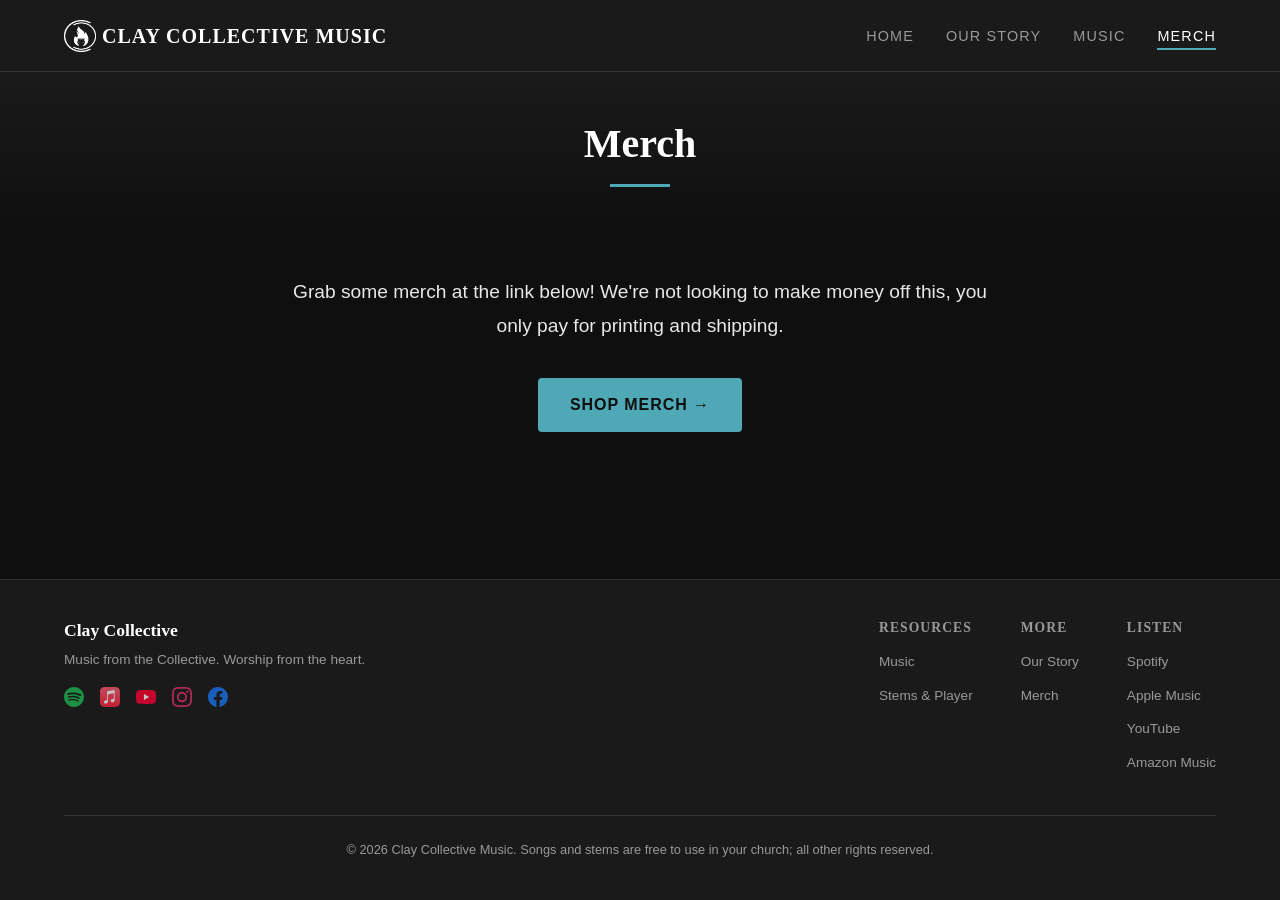
<file: merch.html>
<!DOCTYPE html>
<html lang="en">
<head>
  <meta charset="UTF-8" />
<meta name="viewport" content="width=device-width, initial-scale=1.0" />
<title>Merch | Clay Collective Music</title>
<meta name="description" content="Clay Collective merch, at cost. We take no cut — every order goes straight to our print partner." />
<meta name="keywords" content="Clay Collective, merch, worship apparel, shirts" />

<meta property="og:title" content="Merch | Clay Collective Music" />
<meta property="og:description" content="Clay Collective merch, at cost. We take no cut." />
<meta property="og:type" content="website" />
<meta property="og:url" content="https://claycollectivemusic.com/merch.html" />

<link rel="canonical" href="https://claycollectivemusic.com/merch.html" />

<link rel="icon" type="image/png" sizes="16x16" href="/assets/favicon-16-CDlyfG-U.png" />
<link rel="icon" type="image/png" sizes="32x32" href="/assets/favicon-32-BA2ANHbI.png" />
<link rel="icon" type="image/png" sizes="48x48" href="/assets/favicon-48-wj6s8RDL.png" />
<link rel="icon" type="image/png" sizes="512x512" href="/assets/favicon-512-CbeiMyFO.png" />
<link rel="apple-touch-icon" sizes="180x180" href="/assets/apple-touch-icon-Dattk5VM.png" />
<link rel="shortcut icon" href="/assets/favicon-bn-JM9lY.ico" />

  <style>
    .merch-section {
      max-width: 700px;
      margin: 0 auto;
      text-align: center;
    }
    /* The "we take no cut" line is the whole reason this page exists —
       give it visual weight without turning it into a shouty callout. */
    .merch-lede {
      color: var(--color-text);
      font-size: 1.2rem;
      line-height: 1.75;
    }
    .merch-cta {
      margin-top: 36px;
    }
    .merch-cta .btn {
      padding: 14px 32px;
      font-size: 1rem;
    }
    .merch-note {
      color: var(--color-text-muted);
      font-size: 0.9rem;
      margin-top: 16px;
    }
  </style>
  <link rel="stylesheet" crossorigin href="/assets/styles-CVGs9FuV.css">
</head>
<body>

  <nav class="site-nav">
  <div class="container">
    <a href="index.html" class="nav-logo">
      <img src="/assets/logo-icon-white-BDZLgwiG.png" alt="Clay Collective Music Logo" class="nav-logo-icon">
      Clay Collective Music</a>
    <button class="nav-toggle" aria-label="Toggle navigation" onclick="this.classList.toggle('open'); document.getElementById('nav-menu').classList.toggle('open');">
      <span></span><span></span><span></span>
    </button>
    <ul class="nav-links" id="nav-menu">
      <li><a href="index.html">Home</a></li>
      <li><a href="story.html">Our Story</a></li>
      <li><a href="music.html">Music</a></li>
      <li><a href="merch.html" class="active">Merch</a></li>
    </ul>
  </div>
</nav>


  <main>
    <section class="hero">
      <div class="container">
        <h1>Merch</h1>
        <div class="accent-line"></div>
      </div>
    </section>

    <section class="section">
      <div class="container">
        <div class="merch-section">
          <p class="merch-lede">Grab some merch at the link below! We're not looking to make money off this, you only pay for printing and shipping.</p>

          <div class="merch-cta">
            <a href="https://shop.tbsonlinestore.com/product-category/clay-collective/" target="_blank" rel="noopener" class="btn btn-primary">Shop Merch
              &rarr;</a>
          </div>
        </div>
      </div>
    </section>
  </main>

  <footer class="site-footer">
  <div class="container">
    <div class="footer-content">
      <div class="footer-brand">
        <h3>Clay Collective</h3>
        <p>Music from the Collective. Worship from the heart.</p>
        <div class="social-links footer-socials">
          
          <a href="https://open.spotify.com/artist/7bCKg9hnVh06i8bz2xbuVS" target="_blank" rel="noopener" aria-label="Spotify"><img src="data:image/svg+xml,%3csvg%20xmlns='http://www.w3.org/2000/svg'%20viewBox='0%200%2024%2024'%20width='24'%20height='24'%3e%3cpath%20fill='%231DB954'%20d='M12%200C5.4%200%200%205.4%200%2012s5.4%2012%2012%2012%2012-5.4%2012-12S18.66%200%2012%200zm5.521%2017.34c-.24.359-.66.48-1.021.24-2.82-1.74-6.36-2.101-10.561-1.141-.418.122-.779-.179-.899-.539-.12-.421.18-.78.54-.9%204.56-1.021%208.52-.6%2011.64%201.32.42.18.479.659.301%201.02zm1.44-3.3c-.301.42-.841.6-1.262.3-3.239-1.98-8.159-2.58-11.939-1.38-.479.12-1.02-.12-1.14-.6-.12-.48.12-1.021.6-1.141C9.6%209.9%2015%2010.561%2018.72%2012.84c.361.181.54.78.241%201.2zm.12-3.36C15.24%208.4%208.82%208.16%205.16%209.301c-.6.179-1.2-.181-1.38-.721-.18-.601.18-1.2.72-1.381%204.26-1.26%2011.28-1.02%2015.721%201.621.539.3.719%201.02.419%201.56-.299.421-1.02.599-1.559.3z'/%3e%3c/svg%3e" width="18" height="18" alt=""></a>
          
          <a href="https://music.apple.com/us/artist/clay-collective-music/1556818199" target="_blank" rel="noopener" aria-label="Apple Music"><img src="data:image/svg+xml,%3csvg%20xmlns='http://www.w3.org/2000/svg'%20xmlns:xlink='http://www.w3.org/1999/xlink'%20version='1.1'%20id='Artwork'%20x='0px'%20y='0px'%20width='361px'%20height='361px'%20viewBox='0%200%20361%20361'%20style='enable-background:new%200%200%20361%20361;'%20xml:space='preserve'%3e%3cstyle%20type='text/css'%3e%20.st0{fill-rule:evenodd;clip-rule:evenodd;fill:url(%23SVGID_1_);}%20.st1{fill-rule:evenodd;clip-rule:evenodd;fill:%23FFFFFF;}%20%3c/style%3e%3cg%20id='Layer_5'%3e%3c/g%3e%3cg%3e%3clinearGradient%20id='SVGID_1_'%20gradientUnits='userSpaceOnUse'%20x1='180'%20y1='358.6047'%20x2='180'%20y2='7.7586'%3e%3cstop%20offset='0'%20style='stop-color:%23FA233B'/%3e%3cstop%20offset='1'%20style='stop-color:%23FB5C74'/%3e%3c/linearGradient%3e%3cpath%20class='st0'%20d='M360,112.61c0-4.3,0-8.6-0.02-12.9c-0.02-3.62-0.06-7.24-0.16-10.86c-0.21-7.89-0.68-15.84-2.08-23.64%20c-1.42-7.92-3.75-15.29-7.41-22.49c-3.6-7.07-8.3-13.53-13.91-19.14c-5.61-5.61-12.08-10.31-19.15-13.91%20c-7.19-3.66-14.56-5.98-22.47-7.41c-7.8-1.4-15.76-1.87-23.65-2.08c-3.62-0.1-7.24-0.14-10.86-0.16C255.99,0,251.69,0,247.39,0%20H112.61c-4.3,0-8.6,0-12.9,0.02c-3.62,0.02-7.24,0.06-10.86,0.16C80.96,0.4,73,0.86,65.2,2.27c-7.92,1.42-15.28,3.75-22.47,7.41%20c-7.07,3.6-13.54,8.3-19.15,13.91c-5.61,5.61-10.31,12.07-13.91,19.14c-3.66,7.2-5.99,14.57-7.41,22.49%20c-1.4,7.8-1.87,15.76-2.08,23.64c-0.1,3.62-0.14,7.24-0.16,10.86C0,104.01,0,108.31,0,112.61v134.77c0,4.3,0,8.6,0.02,12.9%20c0.02,3.62,0.06,7.24,0.16,10.86c0.21,7.89,0.68,15.84,2.08,23.64c1.42,7.92,3.75,15.29,7.41,22.49c3.6,7.07,8.3,13.53,13.91,19.14%20c5.61,5.61,12.08,10.31,19.15,13.91c7.19,3.66,14.56,5.98,22.47,7.41c7.8,1.4,15.76,1.87,23.65,2.08c3.62,0.1,7.24,0.14,10.86,0.16%20c4.3,0.03,8.6,0.02,12.9,0.02h134.77c4.3,0,8.6,0,12.9-0.02c3.62-0.02,7.24-0.06,10.86-0.16c7.89-0.21,15.85-0.68,23.65-2.08%20c7.92-1.42,15.28-3.75,22.47-7.41c7.07-3.6,13.54-8.3,19.15-13.91c5.61-5.61,10.31-12.07,13.91-19.14%20c3.66-7.2,5.99-14.57,7.41-22.49c1.4-7.8,1.87-15.76,2.08-23.64c0.1-3.62,0.14-7.24,0.16-10.86c0.03-4.3,0.02-8.6,0.02-12.9V112.61%20z'/%3e%3c/g%3e%3cg%20id='Glyph_2_'%3e%3cg%3e%3cpath%20class='st1'%20d='M254.5,55c-0.87,0.08-8.6,1.45-9.53,1.64l-107,21.59l-0.04,0.01c-2.79,0.59-4.98,1.58-6.67,3%20c-2.04,1.71-3.17,4.13-3.6,6.95c-0.09,0.6-0.24,1.82-0.24,3.62c0,0,0,109.32,0,133.92c0,3.13-0.25,6.17-2.37,8.76%20c-2.12,2.59-4.74,3.37-7.81,3.99c-2.33,0.47-4.66,0.94-6.99,1.41c-8.84,1.78-14.59,2.99-19.8,5.01%20c-4.98,1.93-8.71,4.39-11.68,7.51c-5.89,6.17-8.28,14.54-7.46,22.38c0.7,6.69,3.71,13.09,8.88,17.82%20c3.49,3.2,7.85,5.63,12.99,6.66c5.33,1.07,11.01,0.7,19.31-0.98c4.42-0.89,8.56-2.28,12.5-4.61c3.9-2.3,7.24-5.37,9.85-9.11%20c2.62-3.75,4.31-7.92,5.24-12.35c0.96-4.57,1.19-8.7,1.19-13.26l0-116.15c0-6.22,1.76-7.86,6.78-9.08c0,0,88.94-17.94,93.09-18.75%20c5.79-1.11,8.52,0.54,8.52,6.61l0,79.29c0,3.14-0.03,6.32-2.17,8.92c-2.12,2.59-4.74,3.37-7.81,3.99%20c-2.33,0.47-4.66,0.94-6.99,1.41c-8.84,1.78-14.59,2.99-19.8,5.01c-4.98,1.93-8.71,4.39-11.68,7.51%20c-5.89,6.17-8.49,14.54-7.67,22.38c0.7,6.69,3.92,13.09,9.09,17.82c3.49,3.2,7.85,5.56,12.99,6.6c5.33,1.07,11.01,0.69,19.31-0.98%20c4.42-0.89,8.56-2.22,12.5-4.55c3.9-2.3,7.24-5.37,9.85-9.11c2.62-3.75,4.31-7.92,5.24-12.35c0.96-4.57,1-8.7,1-13.26V64.46%20C263.54,58.3,260.29,54.5,254.5,55z'/%3e%3c/g%3e%3c/g%3e%3cg%3e%3c/g%3e%3cg%3e%3c/g%3e%3cg%3e%3c/g%3e%3cg%3e%3c/g%3e%3cg%3e%3c/g%3e%3cg%3e%3c/g%3e%3c/svg%3e" width="18" height="18" alt=""></a>
          
          <a href="https://www.youtube.com/@ClayCollectiveMusic" target="_blank" rel="noopener" aria-label="YouTube"><img src="data:image/svg+xml,%3csvg%20xmlns='http://www.w3.org/2000/svg'%20xmlns:svg='http://www.w3.org/2000/svg'%20width='313.23315mm'%20height='216.02286mm'%20viewBox='0%200%20313.23315%20216.02286'%20version='1.1'%20id='svg5'%20xml:space='preserve'%3e%3cdefs%20id='defs2'/%3e%3cg%20id='layer1'%20transform='translate(-54.079375,-5.2758072)'%3e%3cpath%20d='m%20210.53177,221.29866%20c%200,0%2098.12514,0%20122.46443,-6.48069%2013.70449,-3.6724%2024.01093,-14.2575%2027.62825,-27.32688%206.68807,-23.97854%206.68807,-74.41988%206.68807,-74.41988%200,0%200,-50.117297%20-6.68807,-73.879819%20C%20357.00713,25.79798%20346.70069,15.42887%20332.9962,11.864515%20308.65691,5.2758072%20210.53177,5.2758072%20210.53177,5.2758072%20c%200,0%20-97.9062,0%20-122.135976,6.5887078%20-13.485335,3.564355%20-24.010529,13.933465%20-27.847831,27.326876%20-6.468588,23.762522%20-6.468588,73.879819%20-6.468588,73.879819%200,0%200,50.44134%206.468588,74.41988%203.837302,13.06938%2014.362496,23.65448%2027.847831,27.32688%2024.229776,6.48069%20122.135976,6.48069%20122.135976,6.48069%20z'%20fill='%23ff0033'%20id='path1412'%20style='stroke-width:0.0208149'%20clip-path='none'/%3e%3cpath%20d='M%20259.30109,113.28723%20178.29251,67.382379%20v%2091.809711%20z'%20fill='%23ffffff'%20id='path1414'%20style='stroke-width:0.0208149'%20clip-path='none'/%3e%3c/g%3e%3c/svg%3e" width="18" height="18" alt=""></a>
          
          <a href="https://instagram.com/claycollectivemusic" target="_blank" rel="noopener" aria-label="Instagram"><img src="data:image/svg+xml,%3csvg%20xmlns='http://www.w3.org/2000/svg'%20viewBox='0%200%2024%2024'%20width='24'%20height='24'%3e%3cpath%20fill='%23E1306C'%20d='M12%202.163c3.204%200%203.584.012%204.85.07%203.252.148%204.771%201.691%204.919%204.919.058%201.265.069%201.645.069%204.849%200%203.205-.012%203.584-.069%204.849-.149%203.225-1.664%204.771-4.919%204.919-1.266.058-1.644.07-4.85.07-3.204%200-3.584-.012-4.849-.07-3.26-.149-4.771-1.699-4.919-4.92-.058-1.265-.07-1.644-.07-4.849%200-3.204.013-3.583.07-4.849.149-3.227%201.664-4.771%204.919-4.919%201.266-.057%201.645-.069%204.849-.069zM12%200C8.741%200%208.333.014%207.053.072%202.695.272.273%202.69.073%207.052.014%208.333%200%208.741%200%2012c0%203.259.014%203.668.072%204.948.2%204.358%202.618%206.78%206.98%206.98C8.333%2023.986%208.741%2024%2012%2024c3.259%200%203.668-.014%204.948-.072%204.354-.2%206.782-2.618%206.979-6.98.059-1.28.073-1.689.073-4.948%200-3.259-.014-3.667-.072-4.947-.196-4.354-2.617-6.78-6.979-6.98C15.668.014%2015.259%200%2012%200zm0%205.838a6.162%206.162%200%20100%2012.324%206.162%206.162%200%20000-12.324zM12%2016a4%204%200%20110-8%204%204%200%20010%208zm6.406-11.845a1.44%201.44%200%20100%202.881%201.44%201.44%200%20000-2.881z'/%3e%3c/svg%3e" width="18" height="18" alt=""></a>
          
          <a href="https://www.facebook.com/claycollectivemusic" target="_blank" rel="noopener" aria-label="Facebook"><img src="data:image/svg+xml,%3csvg%20xmlns='http://www.w3.org/2000/svg'%20viewBox='0%200%2024%2024'%20width='24'%20height='24'%3e%3cpath%20fill='%231877F2'%20d='M24%2012.073c0-6.627-5.373-12-12-12s-12%205.373-12%2012c0%205.99%204.388%2010.954%2010.125%2011.854v-8.385H7.078v-3.47h3.047V9.43c0-3.007%201.792-4.669%204.533-4.669%201.312%200%202.686.235%202.686.235v2.953H15.83c-1.491%200-1.956.925-1.956%201.874v2.25h3.328l-.532%203.47h-2.796v8.385C19.612%2023.027%2024%2018.062%2024%2012.073z'/%3e%3c/svg%3e" width="18" height="18" alt=""></a>
          
        </div>
      </div>
      <div class="footer-links">
        <div class="footer-links-group">
          <h4>Resources</h4>
          <ul>
            <li><a href="music.html">Music</a></li>
            <li><a href="player.html">Stems &amp; Player</a></li>
          </ul>
        </div>
        <div class="footer-links-group">
          <h4>More</h4>
          <ul>
            <li><a href="story.html">Our Story</a></li>
            <li><a href="merch.html">Merch</a></li>
          </ul>
        </div>
        <div class="footer-links-group">
          <h4>Listen</h4>
          <ul>
            
            <li><a href="https://open.spotify.com/artist/7bCKg9hnVh06i8bz2xbuVS" target="_blank" rel="noopener">Spotify</a></li>
            
            <li><a href="https://music.apple.com/us/artist/clay-collective-music/1556818199" target="_blank" rel="noopener">Apple Music</a></li>
            
            <li><a href="https://www.youtube.com/@ClayCollectiveMusic" target="_blank" rel="noopener">YouTube</a></li>
            
            <li><a href="https://music.amazon.com/artists/B08Y5SSY2F/clay-collective-music" target="_blank" rel="noopener">Amazon Music</a></li>
            
          </ul>
        </div>
      </div>
    </div>
    <div class="footer-bottom">
      &copy; 2026 Clay Collective Music. Songs and stems are free to use in your church; all other rights reserved.
    </div>
  </div>
</footer>


</body>
</html>
</file>
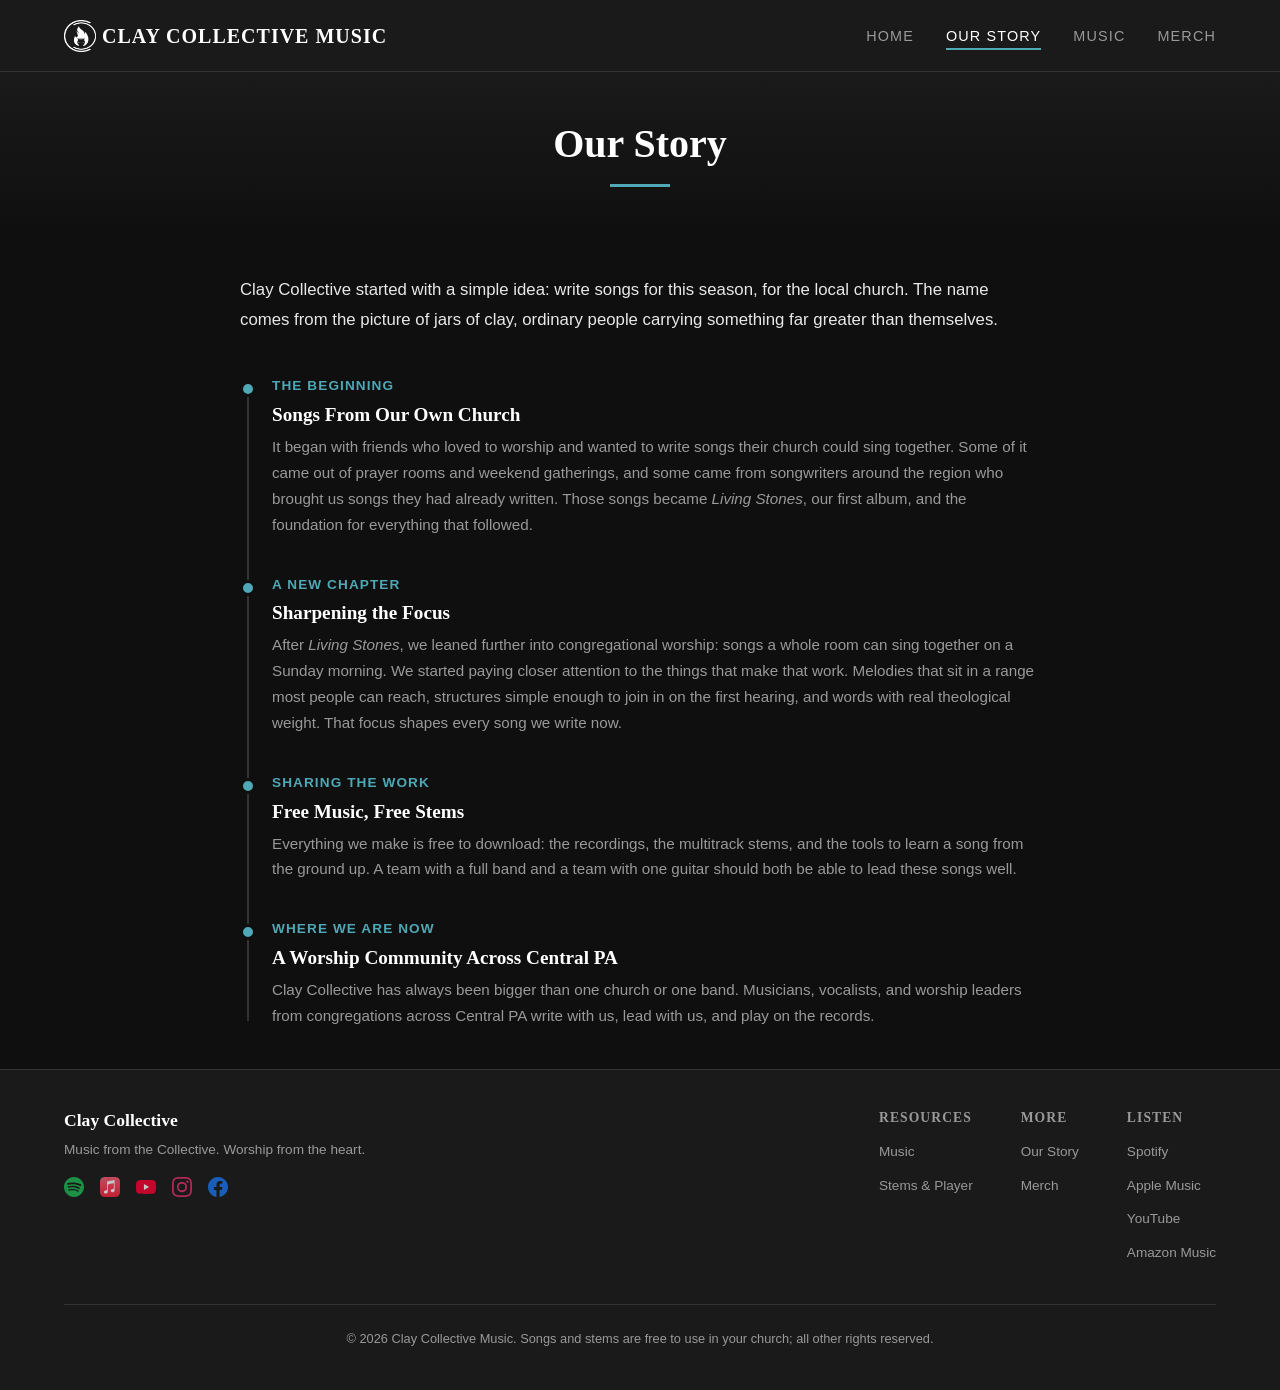
<file: story.html>
<!DOCTYPE html>
<html lang="en">
<head>
  <meta charset="UTF-8" />
<meta name="viewport" content="width=device-width, initial-scale=1.0" />
<title>Our Story | Clay Collective Music</title>
<meta name="description" content="How a desire to write songs for the local church grew into a worship collective serving congregations across Central PA. The story of Clay Collective." />
<meta name="keywords" content="Clay Collective, our story, worship collective, Central PA worship, history" />

<meta property="og:title" content="Our Story | Clay Collective Music" />
<meta property="og:description" content="How a desire to write songs for the local church grew into a collective serving congregations across Central PA." />
<meta property="og:type" content="website" />
<meta property="og:url" content="https://claycollectivemusic.com/story.html" />

<link rel="canonical" href="https://claycollectivemusic.com/story.html" />

<link rel="icon" type="image/png" sizes="16x16" href="/assets/favicon-16-CDlyfG-U.png" />
<link rel="icon" type="image/png" sizes="32x32" href="/assets/favicon-32-BA2ANHbI.png" />
<link rel="icon" type="image/png" sizes="48x48" href="/assets/favicon-48-wj6s8RDL.png" />
<link rel="icon" type="image/png" sizes="512x512" href="/assets/favicon-512-CbeiMyFO.png" />
<link rel="apple-touch-icon" sizes="180x180" href="/assets/apple-touch-icon-Dattk5VM.png" />
<link rel="shortcut icon" href="/assets/favicon-bn-JM9lY.ico" />

  <style>
    .story-section {
      max-width: 800px;
      margin: 0 auto;
    }
    .story-section p {
      color: var(--color-text);
      font-size: 1.05rem;
      line-height: 1.8;
      margin-bottom: 20px;
    }
    .story-section p:last-child {
      margin-bottom: 0;
    }
    .timeline {
      position: relative;
      padding-left: 32px;
      margin-top: 40px;
    }
    .timeline::before {
      content: '';
      position: absolute;
      left: 7px;
      top: 8px;
      bottom: 8px;
      width: 2px;
      background-color: var(--color-border);
    }
    .timeline-item {
      position: relative;
      margin-bottom: 36px;
    }
    .timeline-item:last-child {
      margin-bottom: 0;
    }
    .timeline-item::before {
      content: '';
      position: absolute;
      left: -32px;
      top: 6px;
      width: 16px;
      height: 16px;
      border-radius: 50%;
      background-color: var(--color-accent);
      border: 3px solid var(--color-bg);
    }
    .timeline-item .timeline-date {
      color: var(--color-accent);
      font-size: 0.85rem;
      font-weight: 700;
      text-transform: uppercase;
      letter-spacing: 0.08em;
      margin-bottom: 6px;
    }
    .timeline-item h3 {
      font-size: 1.2rem;
      margin-bottom: 8px;
    }
    .timeline-item p {
      color: var(--color-text-muted);
      font-size: 0.95rem;
      line-height: 1.7;
    }
  </style>
  <link rel="stylesheet" crossorigin href="/assets/styles-CVGs9FuV.css">
</head>
<body>

  <nav class="site-nav">
  <div class="container">
    <a href="index.html" class="nav-logo">
      <img src="/assets/logo-icon-white-BDZLgwiG.png" alt="Clay Collective Music Logo" class="nav-logo-icon">
      Clay Collective Music</a>
    <button class="nav-toggle" aria-label="Toggle navigation" onclick="this.classList.toggle('open'); document.getElementById('nav-menu').classList.toggle('open');">
      <span></span><span></span><span></span>
    </button>
    <ul class="nav-links" id="nav-menu">
      <li><a href="index.html">Home</a></li>
      <li><a href="story.html" class="active">Our Story</a></li>
      <li><a href="music.html">Music</a></li>
      <li><a href="merch.html">Merch</a></li>
    </ul>
  </div>
</nav>


  <main>
    <section class="hero">
      <div class="container">
        <h1>Our Story</h1>
        <div class="accent-line"></div>
      </div>
    </section>

    <section class="section">
      <div class="container">
        <div class="story-section">
          <p>Clay Collective started with a simple idea: write songs for this season, for the local church. The name comes from the picture of jars of clay, ordinary people carrying something far greater than themselves.</p>

          <div class="timeline">
            <div class="timeline-item">
              <div class="timeline-date">The Beginning</div>
              <h3>Songs From Our Own Church</h3>
              <p>It began with friends who loved to worship and wanted to write songs their church could sing together. Some of it came out of prayer rooms and weekend gatherings, and some came from songwriters around the region who brought us songs they had already written. Those songs became <em>Living Stones</em>, our first album, and the foundation for everything that followed.</p>
            </div>

            <div class="timeline-item">
              <div class="timeline-date">A New Chapter</div>
              <h3>Sharpening the Focus</h3>
              <p>After <em>Living Stones</em>, we leaned further into congregational worship: songs a whole room can sing together on a Sunday morning. We started paying closer attention to the things that make that work. Melodies that sit in a range most people can reach, structures simple enough to join in on the first hearing, and words with real theological weight. That focus shapes every song we write now.</p>
            </div>

            <div class="timeline-item">
              <div class="timeline-date">Sharing the Work</div>
              <h3>Free Music, Free Stems</h3>
              <p>Everything we make is free to download: the recordings, the multitrack stems, and the tools to learn a song from the ground up. A team with a full band and a team with one guitar should both be able to lead these songs well.</p>
            </div>

            <div class="timeline-item">
              <div class="timeline-date">Where We Are Now</div>
              <h3>A Worship Community Across Central PA</h3>
              <p>Clay Collective has always been bigger than one church or one band. Musicians, vocalists, and worship leaders from congregations across Central PA write with us, lead with us, and play on the records. </p>
            </div>
          </div>
        </div>
      </div>
    </section>
  </main>

  <footer class="site-footer">
  <div class="container">
    <div class="footer-content">
      <div class="footer-brand">
        <h3>Clay Collective</h3>
        <p>Music from the Collective. Worship from the heart.</p>
        <div class="social-links footer-socials">
          
          <a href="https://open.spotify.com/artist/7bCKg9hnVh06i8bz2xbuVS" target="_blank" rel="noopener" aria-label="Spotify"><img src="data:image/svg+xml,%3csvg%20xmlns='http://www.w3.org/2000/svg'%20viewBox='0%200%2024%2024'%20width='24'%20height='24'%3e%3cpath%20fill='%231DB954'%20d='M12%200C5.4%200%200%205.4%200%2012s5.4%2012%2012%2012%2012-5.4%2012-12S18.66%200%2012%200zm5.521%2017.34c-.24.359-.66.48-1.021.24-2.82-1.74-6.36-2.101-10.561-1.141-.418.122-.779-.179-.899-.539-.12-.421.18-.78.54-.9%204.56-1.021%208.52-.6%2011.64%201.32.42.18.479.659.301%201.02zm1.44-3.3c-.301.42-.841.6-1.262.3-3.239-1.98-8.159-2.58-11.939-1.38-.479.12-1.02-.12-1.14-.6-.12-.48.12-1.021.6-1.141C9.6%209.9%2015%2010.561%2018.72%2012.84c.361.181.54.78.241%201.2zm.12-3.36C15.24%208.4%208.82%208.16%205.16%209.301c-.6.179-1.2-.181-1.38-.721-.18-.601.18-1.2.72-1.381%204.26-1.26%2011.28-1.02%2015.721%201.621.539.3.719%201.02.419%201.56-.299.421-1.02.599-1.559.3z'/%3e%3c/svg%3e" width="18" height="18" alt=""></a>
          
          <a href="https://music.apple.com/us/artist/clay-collective-music/1556818199" target="_blank" rel="noopener" aria-label="Apple Music"><img src="data:image/svg+xml,%3csvg%20xmlns='http://www.w3.org/2000/svg'%20xmlns:xlink='http://www.w3.org/1999/xlink'%20version='1.1'%20id='Artwork'%20x='0px'%20y='0px'%20width='361px'%20height='361px'%20viewBox='0%200%20361%20361'%20style='enable-background:new%200%200%20361%20361;'%20xml:space='preserve'%3e%3cstyle%20type='text/css'%3e%20.st0{fill-rule:evenodd;clip-rule:evenodd;fill:url(%23SVGID_1_);}%20.st1{fill-rule:evenodd;clip-rule:evenodd;fill:%23FFFFFF;}%20%3c/style%3e%3cg%20id='Layer_5'%3e%3c/g%3e%3cg%3e%3clinearGradient%20id='SVGID_1_'%20gradientUnits='userSpaceOnUse'%20x1='180'%20y1='358.6047'%20x2='180'%20y2='7.7586'%3e%3cstop%20offset='0'%20style='stop-color:%23FA233B'/%3e%3cstop%20offset='1'%20style='stop-color:%23FB5C74'/%3e%3c/linearGradient%3e%3cpath%20class='st0'%20d='M360,112.61c0-4.3,0-8.6-0.02-12.9c-0.02-3.62-0.06-7.24-0.16-10.86c-0.21-7.89-0.68-15.84-2.08-23.64%20c-1.42-7.92-3.75-15.29-7.41-22.49c-3.6-7.07-8.3-13.53-13.91-19.14c-5.61-5.61-12.08-10.31-19.15-13.91%20c-7.19-3.66-14.56-5.98-22.47-7.41c-7.8-1.4-15.76-1.87-23.65-2.08c-3.62-0.1-7.24-0.14-10.86-0.16C255.99,0,251.69,0,247.39,0%20H112.61c-4.3,0-8.6,0-12.9,0.02c-3.62,0.02-7.24,0.06-10.86,0.16C80.96,0.4,73,0.86,65.2,2.27c-7.92,1.42-15.28,3.75-22.47,7.41%20c-7.07,3.6-13.54,8.3-19.15,13.91c-5.61,5.61-10.31,12.07-13.91,19.14c-3.66,7.2-5.99,14.57-7.41,22.49%20c-1.4,7.8-1.87,15.76-2.08,23.64c-0.1,3.62-0.14,7.24-0.16,10.86C0,104.01,0,108.31,0,112.61v134.77c0,4.3,0,8.6,0.02,12.9%20c0.02,3.62,0.06,7.24,0.16,10.86c0.21,7.89,0.68,15.84,2.08,23.64c1.42,7.92,3.75,15.29,7.41,22.49c3.6,7.07,8.3,13.53,13.91,19.14%20c5.61,5.61,12.08,10.31,19.15,13.91c7.19,3.66,14.56,5.98,22.47,7.41c7.8,1.4,15.76,1.87,23.65,2.08c3.62,0.1,7.24,0.14,10.86,0.16%20c4.3,0.03,8.6,0.02,12.9,0.02h134.77c4.3,0,8.6,0,12.9-0.02c3.62-0.02,7.24-0.06,10.86-0.16c7.89-0.21,15.85-0.68,23.65-2.08%20c7.92-1.42,15.28-3.75,22.47-7.41c7.07-3.6,13.54-8.3,19.15-13.91c5.61-5.61,10.31-12.07,13.91-19.14%20c3.66-7.2,5.99-14.57,7.41-22.49c1.4-7.8,1.87-15.76,2.08-23.64c0.1-3.62,0.14-7.24,0.16-10.86c0.03-4.3,0.02-8.6,0.02-12.9V112.61%20z'/%3e%3c/g%3e%3cg%20id='Glyph_2_'%3e%3cg%3e%3cpath%20class='st1'%20d='M254.5,55c-0.87,0.08-8.6,1.45-9.53,1.64l-107,21.59l-0.04,0.01c-2.79,0.59-4.98,1.58-6.67,3%20c-2.04,1.71-3.17,4.13-3.6,6.95c-0.09,0.6-0.24,1.82-0.24,3.62c0,0,0,109.32,0,133.92c0,3.13-0.25,6.17-2.37,8.76%20c-2.12,2.59-4.74,3.37-7.81,3.99c-2.33,0.47-4.66,0.94-6.99,1.41c-8.84,1.78-14.59,2.99-19.8,5.01%20c-4.98,1.93-8.71,4.39-11.68,7.51c-5.89,6.17-8.28,14.54-7.46,22.38c0.7,6.69,3.71,13.09,8.88,17.82%20c3.49,3.2,7.85,5.63,12.99,6.66c5.33,1.07,11.01,0.7,19.31-0.98c4.42-0.89,8.56-2.28,12.5-4.61c3.9-2.3,7.24-5.37,9.85-9.11%20c2.62-3.75,4.31-7.92,5.24-12.35c0.96-4.57,1.19-8.7,1.19-13.26l0-116.15c0-6.22,1.76-7.86,6.78-9.08c0,0,88.94-17.94,93.09-18.75%20c5.79-1.11,8.52,0.54,8.52,6.61l0,79.29c0,3.14-0.03,6.32-2.17,8.92c-2.12,2.59-4.74,3.37-7.81,3.99%20c-2.33,0.47-4.66,0.94-6.99,1.41c-8.84,1.78-14.59,2.99-19.8,5.01c-4.98,1.93-8.71,4.39-11.68,7.51%20c-5.89,6.17-8.49,14.54-7.67,22.38c0.7,6.69,3.92,13.09,9.09,17.82c3.49,3.2,7.85,5.56,12.99,6.6c5.33,1.07,11.01,0.69,19.31-0.98%20c4.42-0.89,8.56-2.22,12.5-4.55c3.9-2.3,7.24-5.37,9.85-9.11c2.62-3.75,4.31-7.92,5.24-12.35c0.96-4.57,1-8.7,1-13.26V64.46%20C263.54,58.3,260.29,54.5,254.5,55z'/%3e%3c/g%3e%3c/g%3e%3cg%3e%3c/g%3e%3cg%3e%3c/g%3e%3cg%3e%3c/g%3e%3cg%3e%3c/g%3e%3cg%3e%3c/g%3e%3cg%3e%3c/g%3e%3c/svg%3e" width="18" height="18" alt=""></a>
          
          <a href="https://www.youtube.com/@ClayCollectiveMusic" target="_blank" rel="noopener" aria-label="YouTube"><img src="data:image/svg+xml,%3csvg%20xmlns='http://www.w3.org/2000/svg'%20xmlns:svg='http://www.w3.org/2000/svg'%20width='313.23315mm'%20height='216.02286mm'%20viewBox='0%200%20313.23315%20216.02286'%20version='1.1'%20id='svg5'%20xml:space='preserve'%3e%3cdefs%20id='defs2'/%3e%3cg%20id='layer1'%20transform='translate(-54.079375,-5.2758072)'%3e%3cpath%20d='m%20210.53177,221.29866%20c%200,0%2098.12514,0%20122.46443,-6.48069%2013.70449,-3.6724%2024.01093,-14.2575%2027.62825,-27.32688%206.68807,-23.97854%206.68807,-74.41988%206.68807,-74.41988%200,0%200,-50.117297%20-6.68807,-73.879819%20C%20357.00713,25.79798%20346.70069,15.42887%20332.9962,11.864515%20308.65691,5.2758072%20210.53177,5.2758072%20210.53177,5.2758072%20c%200,0%20-97.9062,0%20-122.135976,6.5887078%20-13.485335,3.564355%20-24.010529,13.933465%20-27.847831,27.326876%20-6.468588,23.762522%20-6.468588,73.879819%20-6.468588,73.879819%200,0%200,50.44134%206.468588,74.41988%203.837302,13.06938%2014.362496,23.65448%2027.847831,27.32688%2024.229776,6.48069%20122.135976,6.48069%20122.135976,6.48069%20z'%20fill='%23ff0033'%20id='path1412'%20style='stroke-width:0.0208149'%20clip-path='none'/%3e%3cpath%20d='M%20259.30109,113.28723%20178.29251,67.382379%20v%2091.809711%20z'%20fill='%23ffffff'%20id='path1414'%20style='stroke-width:0.0208149'%20clip-path='none'/%3e%3c/g%3e%3c/svg%3e" width="18" height="18" alt=""></a>
          
          <a href="https://instagram.com/claycollectivemusic" target="_blank" rel="noopener" aria-label="Instagram"><img src="data:image/svg+xml,%3csvg%20xmlns='http://www.w3.org/2000/svg'%20viewBox='0%200%2024%2024'%20width='24'%20height='24'%3e%3cpath%20fill='%23E1306C'%20d='M12%202.163c3.204%200%203.584.012%204.85.07%203.252.148%204.771%201.691%204.919%204.919.058%201.265.069%201.645.069%204.849%200%203.205-.012%203.584-.069%204.849-.149%203.225-1.664%204.771-4.919%204.919-1.266.058-1.644.07-4.85.07-3.204%200-3.584-.012-4.849-.07-3.26-.149-4.771-1.699-4.919-4.92-.058-1.265-.07-1.644-.07-4.849%200-3.204.013-3.583.07-4.849.149-3.227%201.664-4.771%204.919-4.919%201.266-.057%201.645-.069%204.849-.069zM12%200C8.741%200%208.333.014%207.053.072%202.695.272.273%202.69.073%207.052.014%208.333%200%208.741%200%2012c0%203.259.014%203.668.072%204.948.2%204.358%202.618%206.78%206.98%206.98C8.333%2023.986%208.741%2024%2012%2024c3.259%200%203.668-.014%204.948-.072%204.354-.2%206.782-2.618%206.979-6.98.059-1.28.073-1.689.073-4.948%200-3.259-.014-3.667-.072-4.947-.196-4.354-2.617-6.78-6.979-6.98C15.668.014%2015.259%200%2012%200zm0%205.838a6.162%206.162%200%20100%2012.324%206.162%206.162%200%20000-12.324zM12%2016a4%204%200%20110-8%204%204%200%20010%208zm6.406-11.845a1.44%201.44%200%20100%202.881%201.44%201.44%200%20000-2.881z'/%3e%3c/svg%3e" width="18" height="18" alt=""></a>
          
          <a href="https://www.facebook.com/claycollectivemusic" target="_blank" rel="noopener" aria-label="Facebook"><img src="data:image/svg+xml,%3csvg%20xmlns='http://www.w3.org/2000/svg'%20viewBox='0%200%2024%2024'%20width='24'%20height='24'%3e%3cpath%20fill='%231877F2'%20d='M24%2012.073c0-6.627-5.373-12-12-12s-12%205.373-12%2012c0%205.99%204.388%2010.954%2010.125%2011.854v-8.385H7.078v-3.47h3.047V9.43c0-3.007%201.792-4.669%204.533-4.669%201.312%200%202.686.235%202.686.235v2.953H15.83c-1.491%200-1.956.925-1.956%201.874v2.25h3.328l-.532%203.47h-2.796v8.385C19.612%2023.027%2024%2018.062%2024%2012.073z'/%3e%3c/svg%3e" width="18" height="18" alt=""></a>
          
        </div>
      </div>
      <div class="footer-links">
        <div class="footer-links-group">
          <h4>Resources</h4>
          <ul>
            <li><a href="music.html">Music</a></li>
            <li><a href="player.html">Stems &amp; Player</a></li>
          </ul>
        </div>
        <div class="footer-links-group">
          <h4>More</h4>
          <ul>
            <li><a href="story.html">Our Story</a></li>
            <li><a href="merch.html">Merch</a></li>
          </ul>
        </div>
        <div class="footer-links-group">
          <h4>Listen</h4>
          <ul>
            
            <li><a href="https://open.spotify.com/artist/7bCKg9hnVh06i8bz2xbuVS" target="_blank" rel="noopener">Spotify</a></li>
            
            <li><a href="https://music.apple.com/us/artist/clay-collective-music/1556818199" target="_blank" rel="noopener">Apple Music</a></li>
            
            <li><a href="https://www.youtube.com/@ClayCollectiveMusic" target="_blank" rel="noopener">YouTube</a></li>
            
            <li><a href="https://music.amazon.com/artists/B08Y5SSY2F/clay-collective-music" target="_blank" rel="noopener">Amazon Music</a></li>
            
          </ul>
        </div>
      </div>
    </div>
    <div class="footer-bottom">
      &copy; 2026 Clay Collective Music. Songs and stems are free to use in your church; all other rights reserved.
    </div>
  </div>
</footer>


</body>
</html>
</file>
<file: assets/styles-CVGs9FuV.css>
*,*:before,*:after{box-sizing:border-box;margin:0;padding:0}:root{--color-bg: #0f0f0f;--color-bg-alt: #1a1a1a;--color-surface: #222222;--color-surface-hover: #2a2a2a;--color-border: #333333;--color-text: #e8e8e8;--color-text-muted: #999999;--color-accent: #4ea8b5;--color-accent-hover: #5fc0ce;--color-white: #ffffff;--font-heading: "Georgia", "Times New Roman", serif;--font-body: "Segoe UI", "Helvetica Neue", Arial, sans-serif;--max-width: 1200px;--nav-height: 72px}html{scroll-behavior:smooth}body{font-family:var(--font-body);background-color:var(--color-bg);color:var(--color-text);line-height:1.6;min-height:100vh;display:flex;flex-direction:column}a{color:var(--color-accent);text-decoration:none;transition:color .2s ease}a:hover{color:var(--color-accent-hover)}img{max-width:100%;height:auto;display:block}h1,h2,h3,h4{font-family:var(--font-heading);color:var(--color-white);line-height:1.2}h1{font-size:2.5rem}h2{font-size:2rem}h3{font-size:1.5rem}h4{font-size:1.25rem}.container{width:100%;max-width:var(--max-width);margin:0 auto;padding:0 24px}main{flex:1}.site-nav{background-color:var(--color-bg-alt);border-bottom:1px solid var(--color-border);position:sticky;top:0;z-index:100;height:var(--nav-height)}body.has-hero-photo .site-nav{position:fixed;left:0;right:0;background-color:transparent;border-bottom-color:transparent;transition:background-color .3s ease,border-bottom-color .3s ease}body.has-hero-photo .site-nav.scrolled{background-color:var(--color-bg-alt);border-bottom-color:var(--color-border)}body.has-hero-photo .site-nav:has(.nav-links.open){background-color:var(--color-bg-alt);border-bottom-color:var(--color-border)}.site-nav .container{display:flex;align-items:center;justify-content:space-between;height:100%}.nav-logo{font-family:var(--font-heading);font-size:1.25rem;color:var(--color-white);font-weight:700;text-transform:uppercase;letter-spacing:.05em;display:flex}.nav-logo:hover{color:var(--color-accent)}.nav-logo-icon{width:32px;height:32px;display:inline-block;margin-right:6px}.nav-links{display:flex;list-style:none;gap:32px;align-items:center}.nav-links a{color:var(--color-text-muted);font-size:.9rem;text-transform:uppercase;letter-spacing:.08em;padding:4px 0;border-bottom:2px solid transparent;transition:color .2s ease,border-color .2s ease}.nav-links a:hover,.nav-links a.active{color:var(--color-white);border-bottom-color:var(--color-accent)}.nav-toggle{display:none;background:none;border:none;cursor:pointer;padding:8px}.nav-toggle span{display:block;width:24px;height:2px;background-color:var(--color-text);margin:5px 0;transition:transform .3s ease,opacity .3s ease}.nav-toggle.open span:nth-child(1){transform:rotate(45deg) translate(5px,5px)}.nav-toggle.open span:nth-child(2){opacity:0}.nav-toggle.open span:nth-child(3){transform:rotate(-45deg) translate(5px,-5px)}.hero{padding:48px 0;text-align:center;background:linear-gradient(180deg,var(--color-bg-alt) 0%,var(--color-bg) 100%)}.hero h1{margin-bottom:16px}.hero .subtitle{font-size:1.2rem;color:var(--color-text-muted);max-width:640px;margin:0 auto 32px}.hero .subtitle a{color:var(--color-accent);text-decoration:underline;text-underline-offset:3px}.hero .subtitle a:hover{text-decoration-thickness:2px}.hero .accent-line{width:60px;height:3px;background-color:var(--color-accent);margin:0 auto}.hero-home:before{content:"";position:absolute;top:0;right:0;bottom:0;left:0;background-image:url(/assets/home-backdrop-CwsfjOAe.png);background-size:cover;background-position:center 35%;opacity:.75}.section{padding:40px 0;scroll-margin-top:var(--nav-height)}.section-alt{background-color:var(--color-bg-alt)}.section-header{text-align:center;margin-bottom:48px}.section-header h2{margin-bottom:12px}.section-header p{color:var(--color-text-muted);max-width:560px;margin:0 auto}.section-header .accent-line{width:40px;height:3px;background-color:var(--color-accent);margin:16px auto 0}.card-grid{display:grid;grid-template-columns:repeat(auto-fill,minmax(300px,1fr));gap:24px}.card{background-color:var(--color-surface);border:1px solid var(--color-border);border-radius:8px;overflow:hidden;transition:transform .2s ease,box-shadow .2s ease}.card:hover{transform:translateY(-2px);box-shadow:0 8px 24px #0000004d}.card-img{width:100%;aspect-ratio:16 / 9;object-fit:cover;background-color:var(--color-bg)}.card-body{padding:20px}.card-body h3{margin-bottom:8px}.card-body p{color:var(--color-text-muted);font-size:.95rem;margin-bottom:16px}.people-grid{display:grid;grid-template-columns:repeat(auto-fill,minmax(240px,1fr));gap:32px}.person-card{text-align:center}.person-card .person-photo{width:160px;height:160px;border-radius:50%;object-fit:cover;margin:0 auto 16px;border:3px solid var(--color-border);background-color:var(--color-surface)}.person-card h3{margin-bottom:4px;font-size:1.2rem}.person-card .role{color:var(--color-accent);font-size:.9rem;margin-bottom:8px}.person-card p{color:var(--color-text-muted);font-size:.9rem}.song-table{width:100%;border-collapse:collapse}.song-table th,.song-table td{padding:16px;text-align:left;border-bottom:1px solid var(--color-border)}.song-table th{color:var(--color-text-muted);font-size:.8rem;text-transform:uppercase;letter-spacing:.1em;font-weight:600}.song-table td{font-size:.95rem}.song-table tr:hover td{background-color:var(--color-surface-hover)}.song-table .song-title{color:var(--color-white);font-weight:600}.btn{display:inline-block;padding:10px 24px;border-radius:4px;font-size:.9rem;font-weight:600;text-transform:uppercase;letter-spacing:.06em;cursor:pointer;border:none;transition:background-color .2s ease,transform .1s ease}.btn:active{transform:scale(.98)}.btn-primary{background-color:var(--color-accent);color:var(--color-bg)}.btn-primary:hover{background-color:var(--color-accent-hover);color:var(--color-bg)}.btn-outline{background-color:transparent;border:1px solid var(--color-accent);color:var(--color-accent)}.btn-outline:hover{background-color:var(--color-accent);color:var(--color-bg)}.btn-sm{padding:6px 14px;font-size:.8rem}.btn-icon{display:inline-flex;align-items:center;gap:6px}.album-card{display:flex;gap:32px;background-color:var(--color-surface);border:1px solid var(--color-border);border-radius:8px}.album-art{flex-shrink:0;width:240px;display:flex;align-items:flex-start;padding:24px}.album-art img{width:100%;height:auto;border-radius:4px}.album-info{flex:1;padding:24px 24px 24px 0;min-width:0}.album-header{display:flex;align-items:baseline;gap:12px;margin-bottom:20px}.album-header h2{margin:0;font-size:1.5rem}.album-year{color:var(--color-text-muted);font-size:.9rem;flex-shrink:0}.album-tracks{display:flex;flex-direction:column;gap:4px}.album-track-row{display:flex;flex-direction:column;gap:0;padding:8px 12px;border-radius:4px;transition:background-color .15s ease}.album-track-row:hover{background-color:var(--color-bg)}.album-track-top{display:flex;align-items:center;gap:12px;width:100%}.album-track-num{color:var(--color-text-muted);font-size:.85rem;font-variant-numeric:tabular-nums;width:24px;flex-shrink:0}.album-track-name{color:var(--color-white);font-weight:600;font-size:.95rem;flex:1;min-width:0;white-space:nowrap;overflow:hidden;text-overflow:ellipsis}.album-track-actions{display:flex;gap:6px;flex-shrink:0;align-items:center}.track-action-btn{display:flex;align-items:center;justify-content:center;box-sizing:border-box;flex-shrink:0;width:38px;height:36px;padding:0;border-radius:5px;border:1px solid var(--color-border);color:var(--color-text-muted);background:transparent;font:inherit;transition:all .15s ease}.track-action-btn img{width:20px;height:20px;flex-shrink:0}.track-action-btn svg{width:26px;height:26px;flex-shrink:0}.track-action-btn:hover{border-color:var(--color-accent);background-color:#4ea8b51a}.track-menu{position:relative;display:flex;flex-shrink:0}.track-menu-btn{cursor:pointer;flex-shrink:0}.track-menu-list{display:none;position:absolute;top:calc(100% + 6px);left:0;z-index:20;min-width:170px;max-width:calc(100vw - 16px);padding:4px;background-color:var(--color-surface);border:1px solid var(--color-border);border-radius:6px;box-shadow:0 8px 24px #00000073}.track-menu.is-open .track-menu-list{display:block}.track-menu-list a{display:flex;align-items:center;gap:10px;padding:8px 12px;border-radius:4px;font-size:.8rem;color:var(--color-text);white-space:nowrap;transition:background-color .15s ease,color .15s ease}.track-menu-list a:hover{background-color:#4ea8b51f;color:var(--color-accent)}.track-menu-list img{width:16px;height:16px;flex-shrink:0}.file-tag{flex-shrink:0;min-width:34px;padding:2px 5px;border:1px solid var(--color-border);border-radius:3px;background-color:#ffffff0a;color:var(--color-text-muted);font-size:.6rem;font-weight:700;letter-spacing:.02em;text-align:center;transition:color .15s ease,border-color .15s ease}.track-menu-list a:hover .file-tag{border-color:var(--color-accent);color:var(--color-accent)}.track-action-primary{border-color:var(--color-accent);background-color:var(--color-accent);color:var(--color-bg)}.track-action-primary:hover{background-color:var(--color-accent-hover);border-color:var(--color-accent-hover);color:var(--color-bg)}@media(max-width:768px){.album-card{flex-direction:column}.album-art{width:100%;padding:20px 20px 0;max-width:280px;margin:0 auto}.album-info{padding:20px}.album-track-top{flex-wrap:wrap}.album-track-actions{width:100%;padding-left:40px;margin-top:8px;gap:8px}.track-action-btn{width:44px;height:42px}.track-action-btn img{width:22px;height:22px}.track-action-btn svg{width:28px;height:28px}}.music-play-btn{width:28px;height:28px;border-radius:50%;border:1.5px solid var(--color-text-muted);background:transparent;color:var(--color-text-muted);cursor:pointer;display:flex;align-items:center;justify-content:center;flex-shrink:0;padding:0;transition:border-color .15s ease,color .15s ease}.music-play-btn:hover{border-color:var(--color-accent);color:var(--color-accent)}.music-play-btn .icon-pause{display:none}.music-play-btn .icon-play,.album-track-row.is-playing .music-play-btn .icon-pause{display:block}.album-track-row.is-playing .music-play-btn .icon-play{display:none}.album-track-row.is-playing .music-play-btn{border-color:var(--color-accent);color:var(--color-accent)}.music-progress-bar{width:100%;height:32px;cursor:pointer;position:relative;margin-top:4px;padding:0;background-color:#0000004d;border-radius:3px;overflow:hidden;display:none;content-visibility:auto;contain-intrinsic-size:auto 32px}.album-track-row.is-playing .music-progress-bar,.album-track-row.has-played .music-progress-bar{display:block}.music-progress-fill{position:absolute;left:0;bottom:0;height:2px;width:0%;background-color:var(--color-accent);transition:none;z-index:1}.music-waveform{position:absolute;top:0;right:0;bottom:0;left:0;pointer-events:none;background-color:#4ea8b566;-webkit-mask-repeat:no-repeat;mask-repeat:no-repeat;-webkit-mask-size:100% 100%;mask-size:100% 100%}.music-waveform-played{position:absolute;top:0;right:0;bottom:0;left:0;pointer-events:none;background-color:var(--color-accent);-webkit-mask-repeat:no-repeat;mask-repeat:no-repeat;-webkit-mask-size:100% 100%;mask-size:100% 100%;clip-path:inset(0 calc(100% - var(--played, 0%)) 0 0)}.music-waveform~.music-progress-fill{display:none}.song-list{display:flex;flex-direction:column;gap:24px;margin-bottom:32px}.picker-group{display:flex;flex-direction:column;gap:10px}.picker-label{font-size:.75rem;text-transform:uppercase;letter-spacing:.1em;font-weight:600;color:var(--color-text-muted);padding-bottom:8px;border-bottom:1px solid var(--color-border)}.album-tabs{display:flex;gap:10px;flex-wrap:wrap}.album-tab{display:flex;align-items:center;gap:10px;padding:8px 14px 8px 8px;background-color:var(--color-surface);border:1px solid var(--color-border);border-radius:8px;cursor:pointer;transition:border-color .2s ease,background-color .2s ease;color:var(--color-text);font-family:inherit;text-align:left}.album-tab:hover{border-color:var(--color-accent);background-color:var(--color-surface-hover)}.album-tab.active{border-color:var(--color-accent);background-color:#4ea8b51f}.album-tab-art{width:40px;height:40px;border-radius:4px;object-fit:cover;flex-shrink:0;opacity:.7;transition:opacity .2s ease}.album-tab:hover .album-tab-art,.album-tab.active .album-tab-art{opacity:1}.album-tab-art-placeholder{background-color:var(--color-bg)}.album-tab-info{display:flex;flex-direction:column;min-width:0}.album-tab-name{font-size:.9rem;font-weight:600;color:var(--color-text-muted);transition:color .2s ease}.album-tab:hover .album-tab-name,.album-tab.active .album-tab-name{color:var(--color-white)}.album-tab-meta{font-size:.72rem;color:var(--color-text-muted)}.album-songs{display:flex;flex-wrap:wrap;gap:8px}.song-chip{display:inline-flex;align-items:baseline;padding:8px 16px;background-color:var(--color-bg);border:1px solid var(--color-border);border-radius:999px;cursor:pointer;transition:border-color .2s ease,background-color .2s ease,color .2s ease;color:var(--color-text);font-family:inherit;font-size:.9rem;white-space:nowrap}.song-chip-num{color:var(--color-text-muted);font-variant-numeric:tabular-nums;margin-right:8px;transition:color .2s ease}.song-chip:hover .song-chip-num,.song-chip.active .song-chip-num{color:var(--color-accent)}.song-chip:hover{border-color:var(--color-accent);background-color:var(--color-surface-hover);color:var(--color-white)}.song-chip.active{border-color:var(--color-accent);background-color:#4ea8b526;color:var(--color-white);font-weight:600}@media(max-width:768px){.album-tabs{flex-wrap:nowrap;overflow-x:auto;padding-bottom:4px;-webkit-overflow-scrolling:touch}.album-tab{flex-shrink:0}}.waveforms-unloaded canvas{filter:blur(3px);opacity:.5}.waveforms-unloaded .stem-waveform,.waveforms-unloaded .stem-waveform-played{opacity:.5}.transport-size-warning{font-size:.8rem;color:var(--color-muted);margin-left:8px}.player-container{background-color:var(--color-surface);border:1px solid var(--color-border);border-radius:8px;padding:24px}.player-transport{display:flex;align-items:center;gap:16px;margin-bottom:20px;padding-bottom:16px;border-bottom:1px solid var(--color-border)}.daw-play-btn{width:52px;height:52px;border-radius:50%;background-color:transparent;color:var(--color-white);border:2px solid var(--color-white);cursor:pointer;display:flex;align-items:center;justify-content:center;flex-shrink:0;transition:border-color .2s ease,color .2s ease;padding:0}.daw-play-btn:hover{border-color:var(--color-accent);color:var(--color-accent)}.daw-play-btn .icon-pause,.daw-play-btn .icon-loading{display:none}.daw-play-btn .icon-play,.daw-play-btn.is-playing .icon-pause{display:block}.daw-play-btn.is-playing .icon-play{display:none}.daw-play-btn.is-loading .icon-loading{display:block;animation:spin .8s linear infinite}.daw-play-btn.is-loading .icon-play{display:none}@keyframes spin{to{transform:rotate(360deg)}}.player-time{color:var(--color-text-muted);font-size:1.1rem;font-variant-numeric:tabular-nums;flex-shrink:0;letter-spacing:.04em}.daw-waveform-area{position:relative;cursor:pointer}.daw-playhead{position:absolute;top:0;bottom:0;left:0;width:2px;background-color:#ffffffd9;z-index:10;pointer-events:none;transition:none}.daw-playhead-time{position:absolute;top:-22px;left:0;transform:translate(-50%);background-color:var(--color-bg);color:var(--color-white);font-size:.7rem;font-variant-numeric:tabular-nums;padding:2px 6px;border-radius:3px;border:1px solid var(--color-border);z-index:11;pointer-events:none;white-space:nowrap}.track-list{display:flex;flex-direction:column;gap:8px}.track-group{background-color:#ffffff05;border:1px solid rgba(255,255,255,.06);border-radius:6px;padding:6px 10px 8px}.group-header{display:flex;align-items:center;gap:8px;padding-bottom:6px;margin-bottom:4px;border-bottom:1px solid rgba(255,255,255,.06)}.group-label{font-size:.75rem;font-weight:700;color:var(--color-text-muted);text-transform:uppercase;letter-spacing:.1em}.group-count{font-size:.7rem;color:var(--color-text-muted);background-color:#ffffff0f;padding:1px 6px;border-radius:8px}.group-controls{display:flex;gap:4px}.group-mute-btn,.group-solo-btn{width:22px;height:18px;border-radius:3px;border:none;cursor:pointer;display:flex;align-items:center;justify-content:center;background-color:#ffffff1f;color:#ffffff73;padding:0;transition:all .15s ease;font-size:.6rem;font-weight:700;-webkit-user-select:none;user-select:none}.group-mute-btn:hover,.group-solo-btn:hover{background-color:#fff3;color:var(--color-white)}.group-mute-btn.active{background-color:#b33a2a;color:#fff}.group-solo-btn.active{background-color:#c4a83c;color:#1a1a1a}.track-row{display:flex;align-items:center;gap:8px;padding:2px 0}.track-waveform{flex:1;height:32px;background-color:#0000004d;border-radius:3px;overflow:hidden;position:relative;content-visibility:auto;contain-intrinsic-size:auto 32px}.stem-waveform,.stem-waveform-played{position:absolute;top:0;right:0;bottom:0;left:0;pointer-events:none;-webkit-mask-repeat:no-repeat;mask-repeat:no-repeat;-webkit-mask-size:100% 100%;mask-size:100% 100%}.stem-waveform-played{clip-path:inset(0 calc(100% - var(--played, 0%)) 0 0)}.track-waveform .track-label{position:absolute;top:3px;left:8px;font-size:.7rem;font-weight:700;color:#ffffffb3;z-index:1;pointer-events:none;line-height:1}.track-waveform canvas{display:block}.track-loading-bar{position:absolute;bottom:0;left:0;height:2px;width:0%;background-color:#4ea8b599;pointer-events:none}.transport-progress{flex:1;min-width:0}.download-all-wrapper{margin-left:auto;flex-shrink:0}.player-progress-bar{position:relative;width:100%;height:3px;background:#ffffff14;border-radius:2px;overflow:hidden;margin-bottom:4px}.player-progress-fill{height:100%;width:0%;background:var(--color-accent, #4ea8b5);border-radius:2px;transition:width .1s linear}.player-progress-label{font-size:.75rem;color:var(--color-text-muted);text-align:center;margin-top:4px;margin-bottom:16px}.track-error{position:absolute;top:0;right:0;bottom:0;left:0;display:flex;align-items:center;padding-left:8px;font-size:11px;color:#e05c5c;background:#e05c5c14;pointer-events:none}.track-controls{display:flex;align-items:center;gap:4px;flex-shrink:0}.track-btn-mute,.track-btn-solo{width:24px;height:20px;border-radius:3px;border:none;cursor:pointer;display:flex;align-items:center;justify-content:center;font-size:.65rem;font-weight:700;transition:all .15s ease;padding:0;-webkit-user-select:none;user-select:none}.track-btn-mute{background-color:#ffffff1f;color:#ffffff73}.track-btn-mute:hover{background-color:#fff3;color:var(--color-white)}.track-btn-mute.active{background-color:#b33a2a;color:#fff}.track-btn-solo{background-color:#ffffff1f;color:#ffffff73}.track-btn-solo:hover{background-color:#fff3;color:var(--color-white)}.track-btn-solo.active{background-color:#c4a83c;color:#1a1a1a}.track-download-btn{display:flex;align-items:center;justify-content:center;width:26px;height:26px;flex-shrink:0;color:var(--color-text-muted);opacity:.5;transition:opacity .15s ease}.track-download-btn:hover{opacity:1;color:var(--color-white)}.stem-download-menu{flex-shrink:0}.stem-download-menu .track-download-btn{background:none;border:none;padding:0}.stem-download-menu.is-open{z-index:21}.site-footer{background-color:var(--color-bg-alt);border-top:1px solid var(--color-border);padding:40px 0;margin-top:auto}.footer-content{display:flex;justify-content:space-between;align-items:flex-start;gap:32px}.footer-brand h3{font-size:1.1rem;margin-bottom:8px}.footer-brand p{color:var(--color-text-muted);font-size:.85rem}.footer-links{display:flex;gap:48px}.footer-links-group h4{font-size:.85rem;text-transform:uppercase;letter-spacing:.08em;margin-bottom:12px;color:var(--color-text-muted)}.footer-links-group ul{list-style:none}.footer-links-group li{margin-bottom:8px}.footer-links-group a{color:var(--color-text-muted);font-size:.85rem}.footer-links-group a:hover{color:var(--color-white)}.footer-bottom{margin-top:32px;padding-top:24px;border-top:1px solid var(--color-border);text-align:center;color:var(--color-text-muted);font-size:.8rem}.social-links{display:flex;gap:16px;align-items:center}.social-links a{font-size:.85rem;opacity:.75;transition:opacity .2s ease,transform .2s ease}.social-links a:hover{opacity:1;transform:translateY(-2px)}.social-links img{width:20px;height:20px;vertical-align:middle}.footer-socials{margin-top:16px}.streaming-links{display:flex;gap:8px;flex-wrap:wrap;align-items:center}.streaming-links a{display:inline-flex;align-items:center;gap:4px;padding:4px 10px;font-size:.75rem;font-weight:600;border-radius:3px;border:1px solid var(--color-border);color:var(--color-text-muted);transition:all .15s ease}.streaming-links a:hover{border-color:var(--color-accent);color:var(--color-accent)}.text-center{text-align:center}.text-muted{color:var(--color-text-muted)}.mt-16{margin-top:16px}.mt-24{margin-top:24px}.mt-32{margin-top:32px}.mb-16{margin-bottom:16px}.mb-24{margin-bottom:24px}.gap-16{gap:16px}.flex{display:flex}.flex-wrap{flex-wrap:wrap}.items-center{align-items:center}.justify-center{justify-content:center}@media(max-width:768px){h1{font-size:1.8rem}h2{font-size:1.5rem}h3{font-size:1.25rem}.hero{padding:32px 0}.section{padding:24px 0}.nav-toggle{display:block}.nav-links{display:none;position:absolute;top:var(--nav-height);left:0;right:0;flex-direction:column;background-color:var(--color-bg-alt);border-bottom:1px solid var(--color-border);padding:16px 24px;gap:0}.nav-links.open{display:flex}.nav-links li{width:100%}.nav-links a{display:block;padding:12px 0;border-bottom:none}.table-responsive{overflow-x:auto;-webkit-overflow-scrolling:touch}.footer-content{flex-direction:column}.footer-links{flex-direction:column;gap:24px}.track-waveform{height:28px}.track-btn-mute,.track-btn-solo{width:20px;height:18px}.card-grid{grid-template-columns:1fr}.people-grid{grid-template-columns:repeat(auto-fill,minmax(180px,1fr));gap:24px}}@media(max-width:480px){.container{padding:0 16px}.hero{padding:32px 0}.people-grid{grid-template-columns:1fr 1fr}.player-transport{flex-wrap:wrap}.download-all-wrapper{margin-left:0;width:100%;order:10}}
</file>
